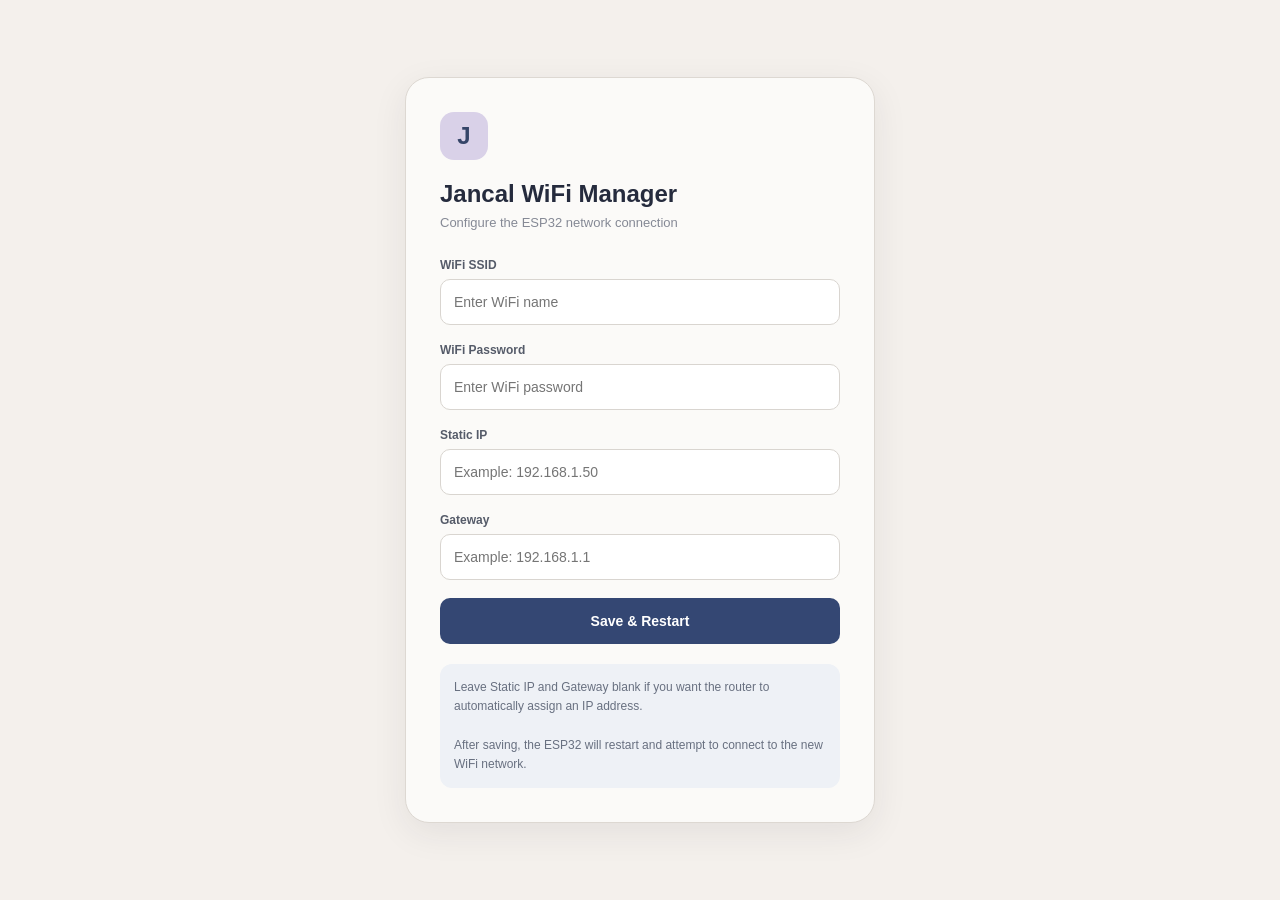
<file: wifimanager.html>
<!DOCTYPE html>

<html lang="en">

<head>

<meta charset="UTF-8">

<meta
    name="viewport"
    content="width=device-width, initial-scale=1.0"
>

<title>Jancal WiFi Manager</title>


<style>

* {

    box-sizing: border-box;

}


body {

    margin: 0;

    min-height: 100vh;

    display: flex;

    justify-content: center;

    align-items: center;

    padding: 20px;

    background: #f4f0ec;

    font-family:
        Arial,
        Helvetica,
        sans-serif;

    color: #252b3d;

}


.card {

    width: 100%;

    max-width: 470px;

    padding: 34px;

    background: #fbfaf8;

    border: 1px solid #ddd8d2;

    border-radius: 24px;

    box-shadow:
        0 10px 35px
        rgba(40,40,50,0.08);

}


.logo {

    width: 48px;

    height: 48px;

    border-radius: 14px;

    display: flex;

    align-items: center;

    justify-content: center;

    background: #d9d1e8;

    color: #354568;

    font-size: 24px;

    font-weight: 700;

    margin-bottom: 20px;

}


h1 {

    margin: 0;

    font-size: 24px;

}


.subtitle {

    margin-top: 7px;

    margin-bottom: 28px;

    color: #858995;

    font-size: 13px;

}


label {

    display: block;

    margin-bottom: 7px;

    font-size: 12px;

    font-weight: 600;

    color: #555b69;

}


input {

    width: 100%;

    height: 46px;

    padding: 0 13px;

    margin-bottom: 18px;

    border: 1px solid #d9d5d0;

    border-radius: 10px;

    background: white;

    color: #252b3d;

    font-size: 14px;

    outline: none;

}


input:focus {

    border-color: #344773;

}


button {

    width: 100%;

    height: 46px;

    border: none;

    border-radius: 10px;

    background: #344773;

    color: white;

    font-size: 14px;

    font-weight: 600;

    cursor: pointer;

}


button:hover {

    background: #26375f;

}


.info {

    margin-top: 20px;

    padding: 14px;

    border-radius: 12px;

    background: #eef1f6;

    color: #687080;

    font-size: 12px;

    line-height: 1.6;

}

</style>

</head>


<body>


<div class="card">


    <div class="logo">
        J
    </div>


    <h1>
        Jancal WiFi Manager
    </h1>


    <p class="subtitle">
        Configure the ESP32 network connection
    </p>


    <form method="POST" action="/">


        <label>
            WiFi SSID
        </label>


        <input
            type="text"
            name="ssid"
            placeholder="Enter WiFi name"
            required
        >


        <label>
            WiFi Password
        </label>


        <input
            type="password"
            name="pass"
            placeholder="Enter WiFi password"
            required
        >


        <label>
            Static IP
        </label>


        <input
            type="text"
            name="ip"
            placeholder="Example: 192.168.1.50"
        >


        <label>
            Gateway
        </label>


        <input
            type="text"
            name="gateway"
            placeholder="Example: 192.168.1.1"
        >


        <button type="submit">
            Save & Restart
        </button>


    </form>


    <div class="info">

        Leave Static IP and Gateway blank if you want
        the router to automatically assign an IP address.

        <br><br>

        After saving, the ESP32 will restart and
        attempt to connect to the new WiFi network.

    </div>


</div>


</body>

</html>
</file>
